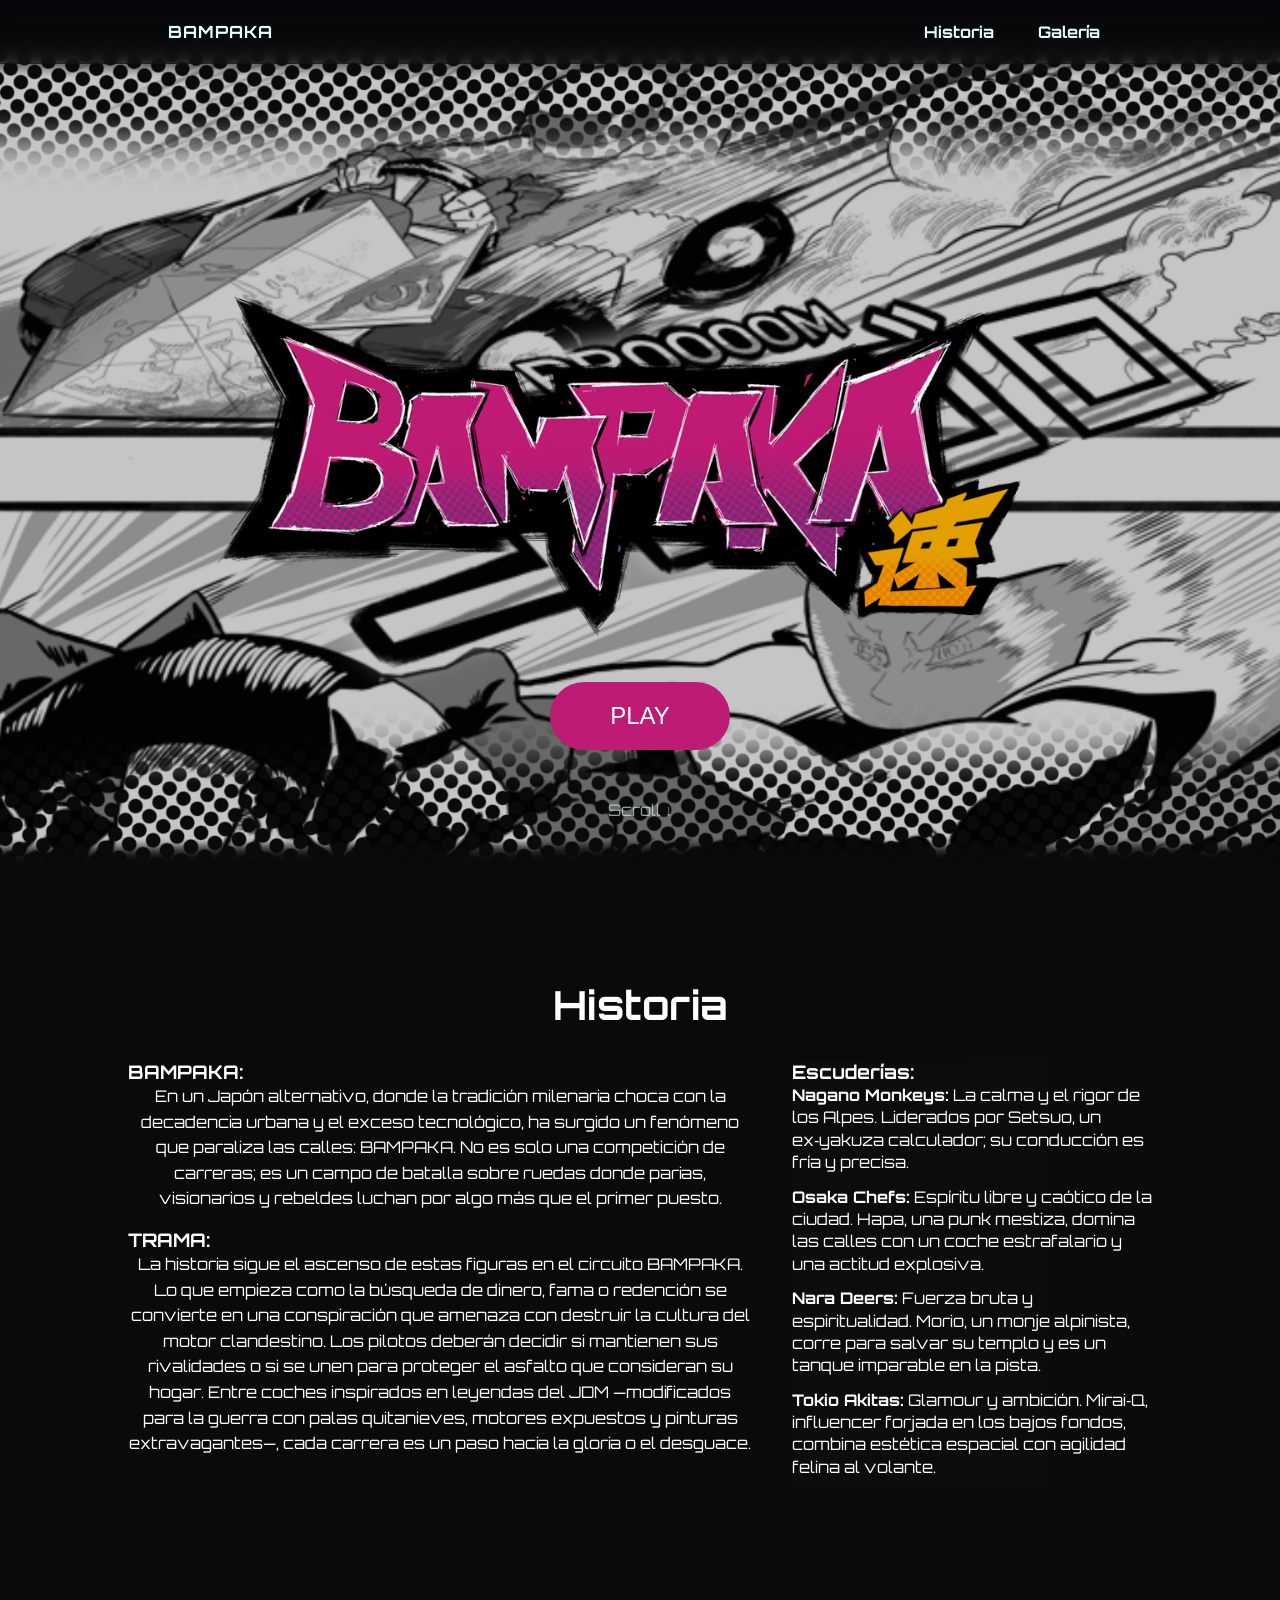
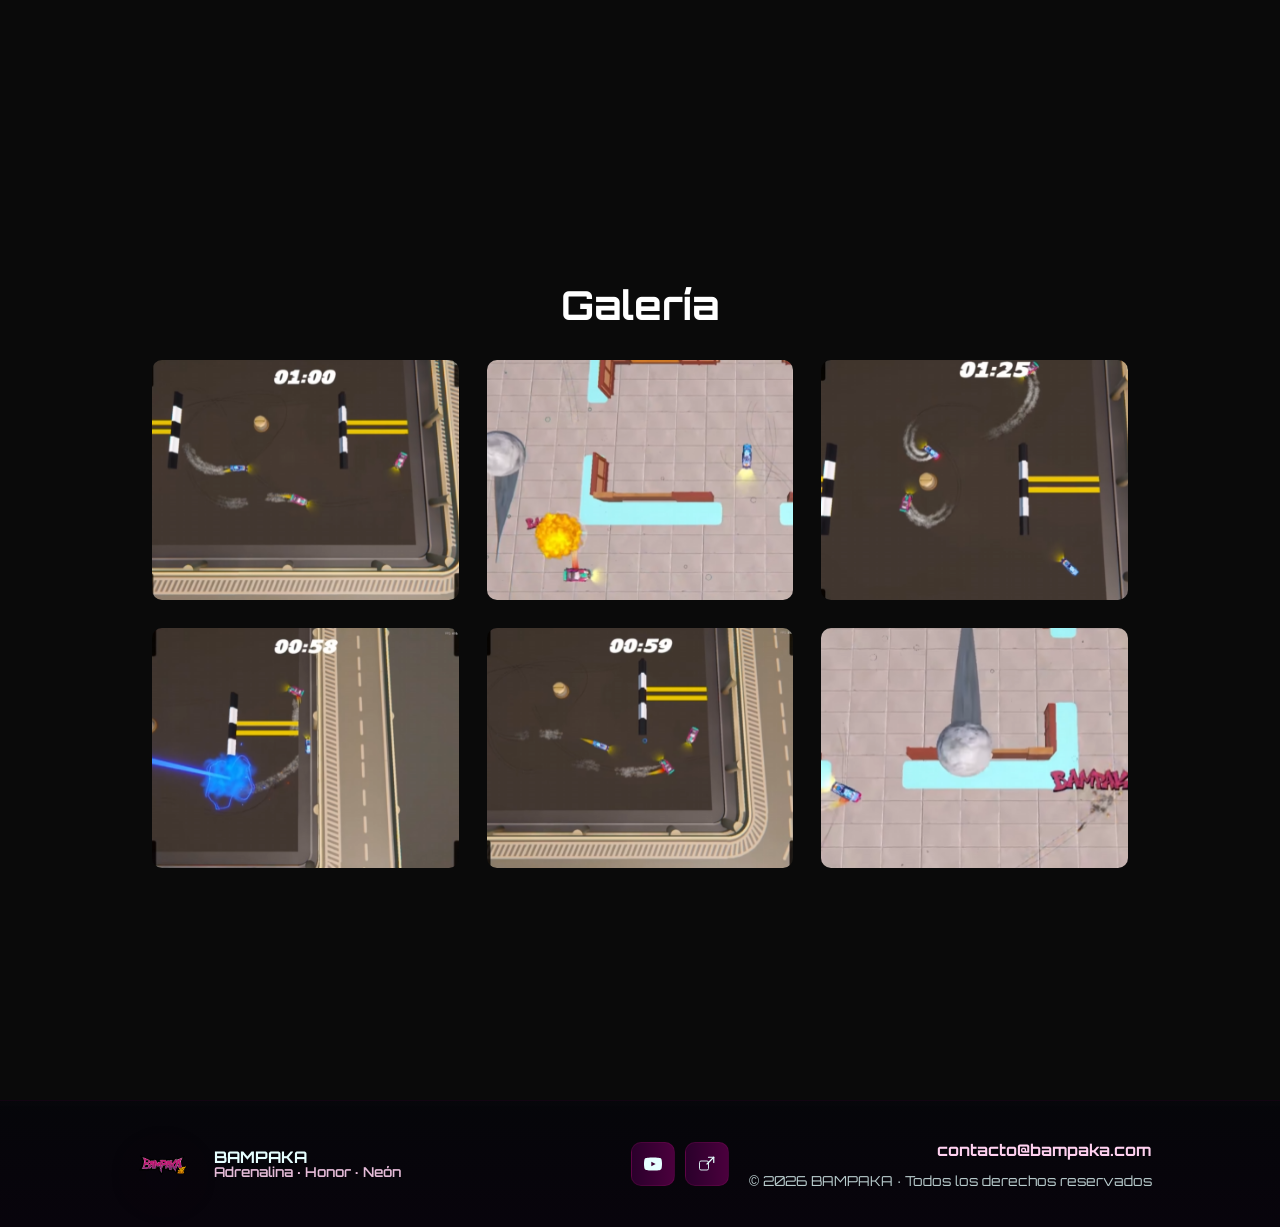
<file: Bampaka_Character_Web/index.html>
<!DOCTYPE html>
<html lang="es">
<head>
    <meta charset="UTF-8">
    <title>Nombre del Videojuego</title>
    <meta name="viewport" content="width=device-width, initial-scale=1.0">

    <!-- FUENTE -->
    <link href="https://fonts.googleapis.com/css2?family=Orbitron:wght@400;700&display=swap" rel="stylesheet">

    <link rel="stylesheet" href="styles.css">
</head>
<body id="top">

    <nav class="main-nav" aria-label="Menú principal">
        <div class="nav-inner">
            <a class="logo" href="#top">BAMPAKA</a>
            <ul class="nav-links">
                <li><a href="#history">Historia</a></li>
                <li><a href="#gallery">Galería</a></li>
            </ul>
        </div>
    </nav>

    <!-- HERO / MENÚ INICIAL -->
    <section class="hero">
        <button class="play-button" id="playButton">PLAY</button>
        <span class="scroll-text">Scroll ↓</span>
    </section>

    <!-- HISTORIA -->
    <section class="story hidden" id="history">
        <h2>Historia</h2>

        <div class="story-inner">
            <div class="story-main">
                <h3>BAMPAKA: </h3>
                <p>En un Japón alternativo, donde la tradición milenaria choca con la decadencia urbana y el exceso tecnológico, ha surgido un fenómeno que paraliza las calles: BAMPAKA. No es solo una competición de carreras; es un campo de batalla sobre ruedas donde parias, visionarios y rebeldes luchan por algo más que el primer puesto.</p>

                <h3>TRAMA: </h3>
                <p>La historia sigue el ascenso de estas figuras en el circuito BAMPAKA. Lo que empieza como la búsqueda de dinero, fama o redención se convierte en una conspiración que amenaza con destruir la cultura del motor clandestino. Los pilotos deberán decidir si mantienen sus rivalidades o si se unen para proteger el asfalto que consideran su hogar. Entre coches inspirados en leyendas del JDM —modificados para la guerra con palas quitanieves, motores expuestos y pinturas extravagantes—, cada carrera es un paso hacia la gloria o el desguace.</p>
            </div>

            <aside class="story-teams">
                <h3>Escuderías: </h3>
                <ul>
                    <li><strong>Nagano Monkeys:</strong> La calma y el rigor de los Alpes. Liderados por Setsuo, un ex‑yakuza calculador; su conducción es fría y precisa.</li>
                    <li><strong>Osaka Chefs:</strong> Espíritu libre y caótico de la ciudad. Hapa, una punk mestiza, domina las calles con un coche estrafalario y una actitud explosiva.</li>
                    <li><strong>Nara Deers:</strong> Fuerza bruta y espiritualidad. Morio, un monje alpinista, corre para salvar su templo y es un tanque imparable en la pista.</li>
                    <li><strong>Tokio Akitas:</strong> Glamour y ambición. Mirai‑Q, influencer forjada en los bajos fondos, combina estética espacial con agilidad felina al volante.</li>
                </ul>
            </aside>
        </div>
    </section> 

    <!-- GALERÍA -->
    <section class="gallery hidden" id="gallery">
        <h2>Galería</h2>
        <div class="gallery-wrap">
            <div class="gallery-grid">
                <img src="img/ingame1.png" alt="Captura ingame 1">
                <img src="img/ingame3.png" alt="Captura ingame 2">
                <img src="img/ingame4.png" alt="Captura ingame 3">
                <img src="img/ingame9.png" alt="Captura ingame 4">
                <img src="img/ingame8.png" alt="Captura ingame 5">
                <img src="img/ingame7.png" alt="Captura ingame 6">
            </div>
        </div>
    </section> 

    <footer class="site-footer">
        <div class="footer-inner">
            <div class="footer-brand">
                <img src="img/LOGO_BAMPAKA.PNG" alt="BAMPAKA logo">
                <div class="brand-text">
                    <strong>BAMPAKA</strong>
                    <small>Adrenalina · Honor · Neón</small>
                </div>
            </div>

            <div class="footer-info">
                <div class="socials" aria-label="Redes sociales">
                    <a class="social-btn" href="https://www.youtube.com/@ParGearGames" target="_blank" rel="noopener" aria-label="YouTube">
                        <!-- YouTube SVG -->
                        <svg width="18" height="18" viewBox="0 0 24 24" fill="none" xmlns="http://www.w3.org/2000/svg"><path d="M23.5 6.2a3 3 0 00-2.1-2.12C19.36 3.33 12 3.33 12 3.33s-7.36 0-9.4.75A3 3 0 00.5 6.2 31.75 31.75 0 000 12a31.75 31.75 0 00.5 5.8 3 3 0 002.1 2.12c2.04.75 9.4.75 9.4.75s7.36 0 9.4-.75A3 3 0 0023.5 17.8 31.7 31.7 0 0024 12a31.7 31.7 0 00-.5-5.8zM9.75 15.02V8.98L15.5 12l-5.75 3.02z" fill="#e6ffff"/></svg>
                    </a>
                    <a class="social-btn" href="https://pargeargames.itch.io/bampaka" target="_blank" rel="noopener" aria-label="Itch.io">
                        <!-- Itch.io link SVG -->
                        <svg width="18" height="18" viewBox="0 0 24 24" fill="none" xmlns="http://www.w3.org/2000/svg"><path d="M14 3h7v7" stroke="#e6ffff" stroke-width="1.6" stroke-linecap="round" stroke-linejoin="round"/><path d="M21 3l-9 9" stroke="#e6ffff" stroke-width="1.6" stroke-linecap="round" stroke-linejoin="round"/><rect x="2" y="8" width="12" height="12" rx="2" stroke="#e6ffff" stroke-width="1.2"/></svg>
                    </a>
                </div>

                <div class="contact">
                    <a class="contact-link" href="mailto:contacto@bampaka.com">contacto@bampaka.com</a>
                    <div class="legal">© 2026 BAMPAKA · Todos los derechos reservados</div>
                </div>
            </div>
        </div>
    </footer>  

    <!-- Loading overlay shown after clicking Play -->
    <div id="loadingOverlay" class="loading-overlay" aria-hidden="true">
        <div class="loader">
            <div class="bar">
                <div class="progress" id="loadingBar"></div>
            </div>
            <div class="loading-dots" id="loadingText">Cargando</div>
        </div>
    </div>

    <script src="script.js"></script>
</body>
</html>
</file>
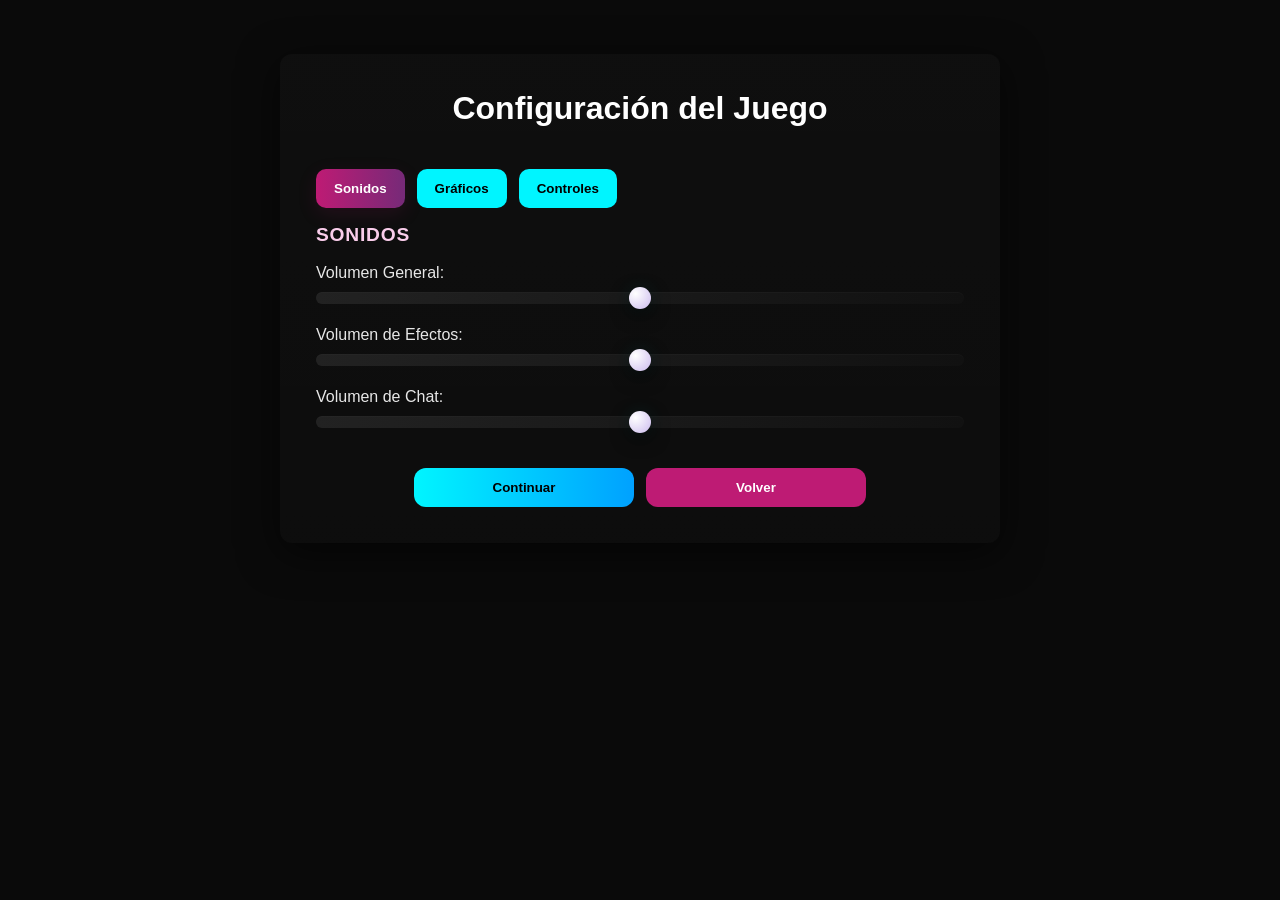
<file: Bampaka_Character_Web/config.html>
<!DOCTYPE html>
<html lang="es">
<head>
    <meta charset="UTF-8">
    <meta name="viewport" content="width=device-width, initial-scale=1.0">
    <link rel="stylesheet" href="styles.css">
    <title>Configuración del Juego</title>
</head>
<body>
    <div class="config-container">
        <h1>Configuración del Juego</h1>

        <div class="tab-bar" role="tablist" aria-label="Configuración">
            <button class="tab-btn active" data-tab="sonidos" role="tab" aria-selected="true" aria-controls="tab-sonidos" id="tab-btn-sonidos">Sonidos</button>
            <button class="tab-btn" data-tab="graficos" role="tab" aria-selected="false" aria-controls="tab-graficos" id="tab-btn-graficos">Gráficos</button>
            <button class="tab-btn" data-tab="controles" role="tab" aria-selected="false" aria-controls="tab-controles" id="tab-btn-controles">Controles</button>
        </div>

        <div id="tab-sonidos" class="tab-content active" role="tabpanel" aria-labelledby="tab-btn-sonidos">
            <h3 class="config-section-header">Sonidos</h3>
            <div class="slider-container">
                <label for="volume-general">Volumen General:</label>
                <input type="range" id="volume-general" name="volume-general" min="0" max="100" value="50" class="slider">
            </div>
            <div class="slider-container">
                <label for="volume-effects">Volumen de Efectos:</label>
                <input type="range" id="volume-effects" name="volume-effects" min="0" max="100" value="50" class="slider">
            </div>
            <div class="slider-container">
                <label for="volume-chat">Volumen de Chat:</label>
                <input type="range" id="volume-chat" name="volume-chat" min="0" max="100" value="50" class="slider">
            </div>
        </div>

        <div id="tab-graficos" class="tab-content" role="tabpanel" aria-labelledby="tab-btn-graficos" hidden>
            <h3 class="config-section-header">Gráficos</h3>
            <div class="slider-container">
                <div class="graphics-multi">
                    <div class="graphics-item">
                        <small class="opt-label">Calidad</small>
                        <div class="option-selector graphics-selector" role="group" aria-label="Calidad">
                            <button type="button" class="opt-btn left" aria-label="Anterior">‹</button>
                            <div class="opt-value" tabindex="0">Medio</div>
                            <button type="button" class="opt-btn right" aria-label="Siguiente">›</button>
                        </div>
                        <input type="hidden" id="graphics-calidad" name="graphics-calidad" value="medium">
                    </div>
                    <div class="graphics-item">
                        <small class="opt-label">Sombras</small>
                        <div class="option-selector graphics-selector" role="group" aria-label="Sombras">
                            <button type="button" class="opt-btn left" aria-label="Anterior">‹</button>
                            <div class="opt-value" tabindex="0">Medio</div>
                            <button type="button" class="opt-btn right" aria-label="Siguiente">›</button>
                        </div>
                        <input type="hidden" id="graphics-sombras" name="graphics-sombras" value="medium">
                    </div>
                    <div class="graphics-item">
                        <small class="opt-label">Texturas</small>
                        <div class="option-selector graphics-selector" role="group" aria-label="Texturas">
                            <button type="button" class="opt-btn left" aria-label="Anterior">‹</button>
                            <div class="opt-value" tabindex="0">Medio</div>
                            <button type="button" class="opt-btn right" aria-label="Siguiente">›</button>
                        </div>
                        <input type="hidden" id="graphics-texturas" name="graphics-texturas" value="medium">
                    </div>
                    <div class="graphics-item">
                        <small class="opt-label">Efectos</small>
                        <div class="option-selector graphics-selector" role="group" aria-label="Efectos">
                            <button type="button" class="opt-btn left" aria-label="Anterior">‹</button>
                            <div class="opt-value" tabindex="0">Medio</div>
                            <button type="button" class="opt-btn right" aria-label="Siguiente">›</button>
                        </div>
                        <input type="hidden" id="graphics-efectos" name="graphics-efectos" value="medium">
                    </div>
                    <div class="graphics-item">
                        <small class="opt-label">Antialiasing
                        </small>
                        <div class="option-selector graphics-selector" role="group" aria-label="Antialias">
                            <button type="button" class="opt-btn left" aria-label="Anterior">‹</button>
                            <div class="opt-value" tabindex="0">Medio</div>
                            <button type="button" class="opt-btn right" aria-label="Siguiente">›</button>
                        </div>
                        <input type="hidden" id="graphics-aa" name="graphics-aa" value="medium">
                    </div>
                    <div class="graphics-item">
                        <small class="opt-label">Posprocesado</small>
                        <div class="option-selector graphics-selector" role="group" aria-label="Posprocesado">
                            <button type="button" class="opt-btn left" aria-label="Anterior">‹</button>
                            <div class="opt-value" tabindex="0">Medio</div>
                            <button type="button" class="opt-btn right" aria-label="Siguiente">›</button>
                        </div>
                        <input type="hidden" id="graphics-posprocesado" name="graphics-posprocesado" value="medium">
                    </div>
                    <div class="graphics-item">
                        <small class="opt-label">Reflejos</small>
                        <div class="option-selector graphics-selector" role="group" aria-label="Reflejos">
                            <button type="button" class="opt-btn left" aria-label="Anterior">‹</button>
                            <div class="opt-value" tabindex="0">Medio</div>
                            <button type="button" class="opt-btn right" aria-label="Siguiente">›</button>
                        </div>
                        <input type="hidden" id="graphics-reflejos" name="graphics-reflejos" value="medium">
                    </div>
                    <div class="graphics-item">
                        <small class="opt-label">Vegetación</small>
                        <div class="option-selector graphics-selector" role="group" aria-label="Vegetacion">
                            <button type="button" class="opt-btn left" aria-label="Anterior">‹</button>
                            <div class="opt-value" tabindex="0">Medio</div>
                            <button type="button" class="opt-btn right" aria-label="Siguiente">›</button>
                        </div>
                        <input type="hidden" id="graphics-vegetacion" name="graphics-vegetacion" value="medium">
                    </div>
                </div>
            </div>
        </div>

        <div id="tab-controles" class="tab-content" role="tabpanel" aria-labelledby="tab-btn-controles" hidden>
            <h3 class="config-section-header">Controles</h3>
            <div class="controls-list">
                <div class="control-item" data-action="acelerar">
                    <div class="control-name">Acelerar</div>
                    <button type="button" class="key-btn" data-action="acelerar" aria-label="Reasignar tecla Acelerar">W</button>
                </div>
                <div class="control-item" data-action="frenar">
                    <div class="control-name">Frenar</div>
                    <button type="button" class="key-btn" data-action="frenar" aria-label="Reasignar tecla Frenar">S</button>
                </div>
                <div class="control-item" data-action="girar_izq">
                    <div class="control-name">Girar izquierda</div>
                    <button type="button" class="key-btn" data-action="girar_izq" aria-label="Reasignar tecla Girar izquierda">A</button>
                </div>
                <div class="control-item" data-action="girar_der">
                    <div class="control-name">Girar derecha</div>
                    <button type="button" class="key-btn" data-action="girar_der" aria-label="Reasignar tecla Girar derecha">D</button>
                </div>
                <div class="control-item" data-action="nitro">
                    <div class="control-name">Nitro</div>
                    <button type="button" class="key-btn" data-action="nitro" aria-label="Reasignar tecla Nitro">Space</button>
                </div>
                <div class="control-item" data-action="bocina">
                    <div class="control-name">Bocina</div>
                    <button type="button" class="key-btn" data-action="bocina" aria-label="Reasignar tecla Bocina">H</button>
                </div>
            </div>
            <div class="slider-container">
                <small class="opt-label">Restablecer controles</small>
                <button id="reset-controls" class="config-link-button">Restablecer valores por defecto</button>
            </div>
        </div>

        
        <div class="car-actions" style="margin-top:12px; display:flex; gap:12px; justify-content:center;">
            <button id="continueBtn" class="confirm-btn" onclick="location.href='elige_coche.html'">Continuar</button>
            <button id="backButton" class="confirm-btn" style="background:#be1b74;color:#fff">Volver</button>
        </div>


    <!-- selected car preview removed as requested -->
    </div>
    <script src="config.js"></script>
</body>
</html>
</file>
<file: Bampaka_Character_Web/styles.css>
/* RESET */
* {
    margin: 0;
    padding: 0;
    box-sizing: border-box;
}

:root {
    /* Accent (used for Continue button and inactive tab background) */
    --accent-start: #00f5ff;
    --accent-end: #00a1ff;
    --accent-text: #000000;

    /* Active tab (purple) */
    --active-start: #be1b74;
    --active-end: #762a78;
    --active-text: #ffffff;
}

body {
    font-family: 'Orbitron', sans-serif;
    background: #0a0a0a;
    color: white;
    overflow-x: hidden;
}

section {
    min-height: 100vh;
    padding: 80px 10%;
}

/* ================= HERO ================= */
.hero {
    display: flex;
    flex-direction: column;
    justify-content: flex-end;
    align-items: center;
    background-image: url('img/BANNER_ITCHIO.PNG');
    background-size: cover;
    background-position: center;
    background-repeat: no-repeat;
}

.play-button {
    padding: 20px 60px;
    font-size: 1.5rem;
    border: none;
    border-radius: 50px;
    background: #be1b74;
    color: white;
    cursor: pointer;
    transition: transform 0.2s, box-shadow 0.2s;
    margin-top: 40px; /* keep spacing now that title is removed */
}

.play-button:hover {
    transform: scale(1.15);
    box-shadow: 0 0 30px #be1b74;
}

.scroll-text {
    margin-top: 50px;
    opacity: 0.6;
    animation: bounce 1.5s infinite;
    color: #e6ffff;
}

@keyframes bounce {
    0%,100% { transform: translateY(0); }
    50% { transform: translateY(10px); }
}

/* ================= SECCIONES ================= */
html { scroll-behavior: smooth; }
h2 {
    font-size: 2.5rem;
    margin-bottom: 30px;
    text-align: center;
}

p {
    max-width: 800px;
    margin: auto;
    text-align: center;
    line-height: 1.6;
}

/* ================= NAV (MENU) ================= */
.main-nav {
    position: fixed;
    top: 0;
    left: 0;
    right: 0;
    height: 64px;
    display: flex;
    align-items: center;
    justify-content: center;
    background: linear-gradient(180deg, rgba(5,5,10,0.7), rgba(10,10,16,0.35));
    backdrop-filter: blur(6px);
    border-bottom: 1px solid rgba(255,255,255,0.03);
    z-index: 10000;
}
.nav-inner { width: 100%; max-width: 1200px; padding: 0 10%; display:flex; align-items:center; justify-content:space-between; }
.logo { color: #e6ffff; font-weight:700; letter-spacing:1px; text-decoration:none; font-size:1.05rem; }
.nav-links { list-style:none; display:flex; gap:20px; margin:0; padding:0; }
.nav-links a { color:#e6ffff; text-decoration:none; font-weight:700; padding:8px 12px; border-radius:8px; transition: background 0.18s, transform 0.12s; }
.nav-links a:hover { background: rgba(255,255,255,0.02); transform: translateY(-3px); box-shadow:0 8px 30px rgba(0,245,255,0.04); }

@media (max-width:720px) {
    .nav-inner { padding: 0 12px; }
    .nav-links { gap:12px; font-size:0.95rem; }
}

/* Compensar anclajes para que no queden ocultos bajo el nav */
.story, .gallery { scroll-margin-top: 84px; }

/* ================= STORY LAYOUT ================= */
.story-inner {
    display:flex;
    gap:40px;
    align-items:flex-start;
    justify-content:center;
    margin-top: 20px;
}
.story-main {
    flex: 1 1 620px;
    max-width: 720px;
    text-align: left;
}
.story-main p { margin: 0 0 16px 0; }
.story-teams {
    flex: 0 0 360px;
    background: linear-gradient(90deg, rgba(255,255,255,0.01), rgba(255,255,255,0.005));
    padding: 0px;
    border-radius: 10px;
}
.story-teams h3 { margin-top: 0; text-align: left; }
.story-teams ul { list-style: none; padding: 0; margin: 0; }
.story-teams li { margin-bottom: 12px; line-height: 1.4; text-align: left; }

@media (max-width: 880px) {
    .story-inner { flex-direction: column; }
    .story-teams { flex: 1 1 auto; }
    .story-main, .story-teams { max-width: 100%; }
    .story-main, .story-teams { text-align: left; }
}

/* ================= DEVELOPERS ================= */
.dev-list {
    display: flex;
    justify-content: center;
    gap: 30px;
    margin-top: 40px;
}

.dev-card {
    background: #1a1a1a;
    padding: 30px;
    width: 200px;
    text-align: center;
    border-radius: 10px;
    transition: transform 0.3s;
}

.dev-card:hover {
    transform: translateY(-10px);
}

/* ================= GALERÍA ================= */
.gallery-grid {
    display: grid;
    grid-template-columns: repeat(auto-fit, minmax(250px, 1fr));
    gap: 20px;
}

.gallery-grid img {
    width: 100%;
    height: 220px; /* altura uniforme */
    object-fit: cover; /* recorta si hace falta para mantener aspecto */
    border-radius: 10px;
    transition: transform 0.3s, filter 0.3s;
}

.gallery-grid img:hover {
    transform: scale(1.06);
    filter: brightness(1.08);
}

@media (max-width: 520px) {
    .gallery-grid img { height: 160px; }
}

/* ================= FOOTER ================= */
.site-footer {
    padding: 36px 10%;
    background: linear-gradient(180deg, rgba(6,6,10,0.95), rgba(8,4,12,1));
    border-top: 1px solid rgba(190,27,116,0.06);
    color: #e6ffff;
}
.site-footer .footer-inner { max-width:1200px; margin:0 auto; display:flex; gap:32px; align-items:center; justify-content:space-between; }
.footer-brand { display:flex; gap:14px; align-items:center; }
.footer-brand img { width:72px; height:auto; filter: drop-shadow(0 10px 36px rgba(190,27,116,0.08)); }
.footer-brand .brand-text { line-height:1; }
.footer-brand small { display:block; opacity:0.9; font-weight:600; font-size:0.85rem; color:#ffd1f0; }

.footer-info { display:flex; gap:20px; align-items:center; }
.socials { display:flex; gap:10px; align-items:center; }
.social-btn { display:inline-flex; align-items:center; justify-content:center; width:44px; height:44px; border-radius:10px; background: linear-gradient(90deg,#2a002b,#4b003d); border: 1px solid rgba(190,27,116,0.16); transition: transform 160ms, box-shadow 160ms; }
.social-btn svg { display:block; }
.social-btn:hover { transform: translateY(-4px); box-shadow: 0 12px 36px rgba(190,27,116,0.18); }

.contact { display:flex; flex-direction:column; gap:6px; text-align:right; }
.contact .contact-link { color:#ffd1f0; text-decoration:none; font-weight:700; }
.contact .contact-link:hover { text-decoration:underline; }
.contact-phone { opacity:0.9; font-weight:600; }
.legal { font-size:0.86rem; opacity:0.8; margin-top:6px; }

@media (max-width:720px) {
    .site-footer .footer-inner { flex-direction:column; text-align:center; gap:12px; }
    .contact { text-align:center; }
}

/* ================= GALERÍA (ajustes) ================= */
.gallery-wrap { max-width:1100px; margin: 0 auto; padding: 0 24px; }
.gallery-grid { display: grid; grid-template-columns: repeat(auto-fit, minmax(260px, 1fr)); gap: 28px; }
.gallery-grid img { height: 240px; }

@media (max-width: 880px) {
    .gallery-grid { grid-template-columns: repeat(auto-fit, minmax(200px, 1fr)); }
    .gallery-grid img { height: 180px; }
}

@media (max-width: 520px) {
    .site-footer .footer-inner { flex-direction:column; text-align:center; gap:10px; }
    .footer-brand img { width:64px; }
}

/* ================= ANIMACIONES SCROLL ================= */
.hidden {
    opacity: 0;
    transform: translateY(60px);
}

.show {
    opacity: 1;
    transform: translateY(0);
    transition: all 0.8s ease;
}

/* ================= LOADING OVERLAY ================= */
.loading-overlay {
    position: fixed;
    inset: 0;
    display: flex;
    align-items: center;
    justify-content: center;
    background: linear-gradient(135deg, rgba(0,0,0,0.85), rgba(0,0,0,0.95));
    z-index: 9999;
    opacity: 0;
    pointer-events: none;
    transition: opacity 0.35s ease;
}
.loading-overlay.show {
    opacity: 1;
    pointer-events: auto;
}
.loader { width: 320px; text-align: center; color: #e6ffff }
.bar { width: 100%; height: 14px; background: rgba(255,255,255,0.08); border-radius: 12px; overflow: hidden; margin-bottom: 14px; box-shadow: 0 4px 18px rgba(0,255,255,0.06) inset; }
.progress { height: 100%; width: 0%; background: linear-gradient(90deg,#be1b74,#762a78); border-radius: 12px; transition: width 0.2s linear; box-shadow: 0 6px 20px rgba(190,27,116,0.12); }
.loading-dots { font-size: 1.05rem; letter-spacing: 1px; animation: dots 1s steps(4, end) infinite; }
@keyframes dots { 0% { content: 'Cargando'; } 25% { content: 'Cargando.' } 50% { content: 'Cargando..' } 75% { content: 'Cargando...' } }

/* ================= CONFIG SLIDERS (estilos chulos) ================= */
input[type="range"].slider { -webkit-appearance: none; appearance: none; width: 100%; height: 12px; background: transparent; }
input[type="range"].slider:focus { outline: none; }
input[type="range"].slider::-webkit-slider-runnable-track { height: 12px; background: linear-gradient(90deg,#222,#111); border-radius: 999px; box-shadow: inset 0 1px 0 rgba(255,255,255,0.02); }
input[type="range"].slider::-webkit-slider-thumb { -webkit-appearance: none; width: 22px; height: 22px; border-radius: 50%; background: radial-gradient(circle at 30% 30%, #fff, #cbe); box-shadow: 0 6px 18px rgba(0,0,0,0.6), 0 0 18px rgba(0,255,255,0.08); margin-top: -5px; transition: transform 0.18s ease; }
input[type="range"].slider:active::-webkit-slider-thumb { transform: scale(1.08) rotate(-6deg); }
input[type="range"].slider::-moz-range-track { height: 12px; background: linear-gradient(90deg,#222,#111); border-radius: 999px; }
input[type="range"].slider::-moz-range-thumb { width: 22px; height: 22px; border-radius: 50%; background: #dff; border: none; }

.config-container { max-width: 720px; margin: 6vh auto; padding: 36px; background: linear-gradient(180deg, rgba(255,255,255,0.02), rgba(255,255,255,0.01)); border-radius: 12px; box-shadow: 0 10px 40px rgba(0,0,0,0.6); }
.config-container h1 { text-align: center; margin-bottom: 24px; }
.config-section-header {
    font-size: 1.2rem;
    margin: 14px 0 10px 0;
    color: #ffd1f0;
    font-weight: 800;
    opacity: 0.98;
    text-transform: uppercase;
    letter-spacing: 0.8px;
}
/* === Tabs styles === */
.tab-bar { display:flex; gap:12px; justify-content:flex-start; margin: 8px 0 16px 0; }
/* --- Unselected (uses accent variables) --- */
.tab-btn { background: linear-gradient(90deg,var(--accent-start),var(--accent-end)); border: none; color: var(--accent-text); padding: 8px 12px; border-radius: 8px; cursor: pointer; font-weight:700; transition: background 140ms ease, color 140ms ease, box-shadow 140ms ease, filter 140ms ease; }
.tab-btn:not(.active):hover { filter: brightness(1.03); box-shadow: 0 6px 20px rgba(0,161,255,0.08); }
.tab-btn:focus { outline: 2px solid rgba(0,245,255,0.12); outline-offset: 2px; box-shadow: 0 4px 18px rgba(0,245,255,0.06); }
/* --- Active / selected (purple gradient) --- */
.tab-btn.active, .tab-btn[aria-selected="true"] { background: linear-gradient(90deg,var(--active-start),var(--active-end)); color: var(--active-text); border-color: transparent; box-shadow: 0 6px 20px rgba(190,27,116,0.12); }
.tab-content { display:none; }
.tab-content.active { display:block; }
.tab-content[hidden] { display:none !important; }
/* === End tabs === */

/* Controls list */
.controls-list { display:flex; flex-direction:column; gap:10px; margin-top:4px; align-items:center; max-width:760px; margin-left:auto; margin-right:auto; }
.control-item { display:grid; grid-template-columns: 1fr 120px; align-items:center; gap:12px; padding: 6px 12px; background: linear-gradient(90deg,#0f0f0f,#0a0a0a); border-radius:8px; border:1px solid rgba(255,255,255,0.03); width:100%; }
.control-name { font-weight:700; color:#ffffff; padding-left:8px; }
.key-btn { min-width:80px; padding:8px 12px; border-radius:8px; border:1px solid rgba(255,255,255,0.06); background:transparent; color:#ffd1f0; cursor:pointer; font-weight:700; justify-self:center; transform: translateY(-4px); }
.key-btn.waiting { background: rgba(255,255,255,0.03); color:#fff; font-style:italic; }
@media (max-width:520px) { .control-item { display:flex; flex-direction:row; justify-content:space-between; } .controls-list { align-items:stretch; } .key-btn { transform:none; } }

.option-selector {
    display: flex;
    align-items: center;
    gap: 8px;
    background: linear-gradient(90deg,#111,#0a0a0a);
    padding: 8px 10px;
    border-radius: 10px;
    border: 1px solid rgba(255,255,255,0.04);
    margin-top: 6px;
    width: 70%;
    justify-content: flex-start;
    order: 2;
}
.option-selector .opt-btn {
    background: transparent;
    border: none;
    color: #e6ffff;
    font-size: 1.5rem;
    padding: 0;
    width: 48px;
    height: 48px;
    display: inline-flex;
    align-items: center;
    justify-content: center;
    cursor: pointer;
    border-radius: 10px;
    transition: background 0.12s, transform 0.12s;
}
.option-selector .opt-btn.left { margin-right: 12px; }
.option-selector .opt-btn.right { margin-left: 6px; }
.option-selector .opt-btn:hover { background: rgba(255,255,255,0.03); transform: translateY(-2px); box-shadow: 0 6px 20px rgba(0,0,0,0.35); }
.option-selector .opt-value {
    flex: 1 1 auto;
    min-width: 120px;
    height: 36px;
    display: inline-flex;
    align-items: center;
    justify-content: center;
    text-align: center;
    font-weight: 700;
    color: #ffd1f0;
    margin: 0 6px;
}
.graphics-multi {
    display: flex;
    flex-direction: column;
    gap: 12px;
    align-items: stretch;
    margin-top: 8px;
}
.graphics-item { display:flex; flex-direction:row; align-items:center; gap:12px; width:100%; }
.opt-label { font-size: 0.95rem; color: #ffffff; opacity: 0.95; text-transform: uppercase; letter-spacing:0.6px; order:1; width:28%; text-align:left; align-self:center; font-weight:700; }

@media (max-width: 520px) {
    .graphics-multi { gap: 8px; }
    .graphics-item { min-width: 100px; flex-direction: column; align-items: flex-start; gap:8px; }
    .option-selector { width: 100%; justify-content: flex-start; }
    .opt-label { order: 1; width: 100%; text-align: left; margin-bottom: 6px; font-size: 0.95rem; font-weight:700; }
    .option-selector .opt-btn { width: 40px; height: 40px; font-size: 1.25rem; }
    .config-section-header { font-size: 1.05rem; }
}

.slider-container { margin: 18px 0; }
.slider-container label { display:block; margin-bottom:8px; opacity:0.9 }
.config-container button { margin-top: 18px; padding: 12px 18px; border-radius: 10px; border: none; background: #00f5ff; color: #000; cursor: pointer; }


/* Link-style button used in config.html to open the car selector */
.config-link-button {
    display: inline-block;
    padding: 12px 18px;
    border-radius: 10px;
    background: linear-gradient(90deg,#be1b74,#762a78);
    color: #fff;
    text-decoration: none;
    font-weight: 700;
}
.config-link-button:hover { transform: translateY(-3px); box-shadow: 0 8px 30px rgba(190,27,116,0.12); }

/* CAR SELECTOR STYLES */
.car-gallery-wrap { max-width: 1100px; margin: 6vh auto; padding: 28px; }
.car-gallery-header { text-align: center; margin-bottom: 18px; }
.gallery-grid.car-grid { grid-template-columns: repeat(auto-fit, minmax(220px, 1fr)); gap: 22px; }
.car-card { background: linear-gradient(180deg, rgba(255,255,255,0.02), rgba(255,255,255,0.01)); padding: 14px; border-radius: 12px; text-align: center; cursor: pointer; transition: transform 0.25s ease, box-shadow 0.25s ease, outline 0.15s ease; border: 2px solid transparent; }
.car-card img { border-radius: 8px; max-height: 160px; object-fit: contain; }
.car-card figcaption { margin-top: 12px; font-weight: 700; font-size: 0.95rem; }
.car-card .select-btn { margin-top: 10px; padding: 8px 12px; border-radius: 8px; border: none; background: #00f5ff; color: #000; cursor: pointer; }
.car-card:hover { transform: translateY(-6px); box-shadow: 0 12px 30px rgba(0,0,0,0.6); }
.car-card.selected { outline: 4px solid #00f5ff; transform: scale(1.03); box-shadow: 0 18px 48px rgba(0,245,255,0.06); }

.car-actions { display:flex; gap:12px; justify-content:center; margin-top:20px; }
.car-actions .confirm-btn { padding: 12px 22px; border-radius: 12px; border: none; background: linear-gradient(90deg,var(--accent-start),var(--accent-end)); color: var(--accent-text); font-weight:700; cursor: pointer; min-width: 220px; text-align: center; }
.car-actions .confirm-btn[disabled] { opacity: 0.5; cursor: not-allowed; }

/* Styles for section-based car selector */
.car-nav { margin: 18px 0 40px 0; }
.car-nav .nav-cell { width: 120px; height: 66px; padding: 6px; box-sizing: border-box; }
.car-nav .nav-cell img { width: 100%; height: 100%; object-fit: contain; border-radius: 8px; border: 2px solid rgba(255,255,255,0.04); }

.car-nav .nav-cell.is-selected img { box-shadow: 0 8px 30px rgba(0,245,255,0.12); transform: scale(1.03); border-color: rgba(0,245,255,0.28); }

.car-section { padding: 36px 0 !important; margin-bottom: 0; border-radius: 12px; background: linear-gradient(180deg, rgba(255,255,255,0.015), rgba(255,255,255,0.01)); min-height: auto !important; }
.car-inner { display:flex; gap:28px; align-items:center; justify-content: center; flex-wrap:wrap; }
.car-img { flex: 1 1 380px; text-align:center; }
.car-img img { max-width: 420px; width: 100%; border-radius: 12px; box-shadow: 0 10px 30px rgba(0,0,0,0.6); }
.car-desc { flex: 1 1 380px; color: #e6ffff; }
.car-desc h2 { font-size: 1.8rem; margin-bottom: 10px; }
.car-desc p { margin-bottom: 12px; max-width: 560px; }
.car-desc ul { list-style: none; padding-left: 0; margin-bottom: 12px; }
.car-desc ul li { margin-bottom: 6px; }
.car-section.selected { outline: 4px solid rgba(0,245,255,0.12); box-shadow: 0 22px 48px rgba(0,0,0,0.6); transform: translateY(-6px); }

/* Highlight the description area when its section is selected */
.car-desc.desc-highlight {
    background: linear-gradient(90deg, rgba(0,245,255,0.03), rgba(255,255,255,0.01));
    box-shadow: 0 16px 40px rgba(0,245,255,0.06);
    border-radius: 8px;
    padding: 12px;
    transform: translateY(-4px);
    transition: box-shadow 220ms ease, transform 220ms ease, background 220ms ease;
}

/* Alternate layout: for even sections, put image on the right and text on the left */
.car-section:nth-of-type(even) .car-inner { flex-direction: row-reverse; }
.car-section:nth-of-type(even) .car-desc { text-align: left; }

@media (max-width: 880px) {
    .car-inner { flex-direction: column-reverse; }
    .car-img img { max-width: 320px; }
}

/* Character carousel styles */
.char-carousel { max-width: 980px; margin: 36px auto; overflow: hidden; position: relative; }
.char-track { display: flex; gap: 12px; align-items: stretch; scroll-behavior: smooth; overflow-x: auto; -webkit-overflow-scrolling: touch; scroll-snap-type: x mandatory; }
.char-carousel .carousel-cell { flex: 0 0 100%; /* one cell visible at a time */
    padding: 12px; box-sizing: border-box; background: linear-gradient(180deg, rgba(255,255,255,0.01), rgba(255,255,255,0.005)); border-radius: 12px; text-align: center; cursor: grab; transition: transform 240ms cubic-bezier(.2,.9,.2,1), box-shadow 240ms cubic-bezier(.2,.9,.2,1), opacity 240ms; position: relative; z-index: 1; opacity: 0.55; transform: scale(0.96); scroll-snap-align: center; }
/* make images uniform and fully visible */
.char-carousel .carousel-cell img { width: 100%; height: 320px; object-fit: contain; border-radius: 10px; background: rgba(0,0,0,0.04); }
.char-carousel .carousel-cell .char-info { margin-top: 8px; color: #e6ffff; }
.char-carousel .carousel-cell.is-selected { opacity: 1; transform: scale(1.06); z-index: 6; /* bring above neighbors */
    box-shadow: 0 20px 60px rgba(0,200,255,0.12);
    border-radius: 12px;
}

/* prev/next buttons */
.carousel-btn { position: absolute; top: 50%; transform: translateY(-50%); background: rgba(0,0,0,0.45); color: #fff; border: none; width: 44px; height: 72px; font-size: 32px; line-height: 72px; border-radius: 8px; cursor: pointer; z-index: 12; }
.carousel-btn.prev { left: 6px; }
.carousel-btn.next { right: 6px; }

/* ensure buttons less visible on small screens */
@media (max-width: 720px) {
    .char-carousel { max-width: 100%; padding: 0 12px; }
    .char-carousel .carousel-cell { flex: 0 0 100%; }
}

/* hide native scrollbar but keep functionality */
.char-track::-webkit-scrollbar { height: 8px; display: none; }
.char-track { -ms-overflow-style: none; scrollbar-width: none; }

/* disabled arrow visual state */
.carousel-btn.disabled, .carousel-btn[aria-disabled="true"] {
    opacity: 0.36;
    cursor: default;
    pointer-events: none;
}

/* details panel */
.char-details { max-width: 920px; margin: 18px auto 0 auto; padding: 18px; background: linear-gradient(180deg, rgba(5,5,10,0.6), rgba(10,10,16,0.55)); border-radius: 14px; box-shadow: 0 12px 40px rgba(0,0,0,0.6); }
.char-card { display:flex; gap:18px; align-items:flex-start; }
.char-thumb { flex: 0 0 180px; background: linear-gradient(180deg, rgba(255,255,255,0.02), rgba(255,255,255,0.01)); padding: 10px; border-radius: 10px; display:flex; align-items:center; justify-content:center; }
.char-thumb img { width: 160px; height: 160px; object-fit: contain; border-radius: 8px; }
.char-body { flex: 1 1 auto; }
.char-body h2 { margin: 0 0 8px 0; font-size: 1.6rem; }
.char-body p { margin: 0 0 12px 0; opacity: 0.95; }
.char-stats { display:flex; flex-direction:column; gap:10px; }
.stat-row { display:flex; align-items:center; gap:12px; }
.stat-label { width: 140px; font-weight:700; color:#dff; }
.stat-bar { flex:1; height: 14px; background: rgba(255,255,255,0.04); border-radius: 999px; overflow:hidden; position:relative; }
.stat-fill { position:absolute; left:0; top:0; bottom:0; width:0%; background: linear-gradient(90deg,#00f5ff,#0066ff); border-radius: 999px; transition: width 700ms cubic-bezier(.2,.9,.2,1); box-shadow: 0 6px 20px rgba(0,150,255,0.08) inset; }
.stat-value { width:64px; text-align:right; font-weight:700; color:#e6ffff; }

/* small screens: stack */
@media (max-width: 720px) {
    .char-card { flex-direction: column; align-items:center; text-align:center; }
    .char-thumb { width: 220px; }
    .stat-label { width: 120px; }
}

/* Map selection styles */
.map-selection { max-width: 1100px; margin: 36px auto; }
.map-grid { display: grid; grid-template-columns: repeat(auto-fit, minmax(240px, 1fr)); gap: 20px; }
.map-card { background: linear-gradient(180deg, rgba(255,255,255,0.02), rgba(0,0,0,0.04)); border-radius: 12px; overflow: hidden; cursor: pointer; transition: transform 260ms ease, box-shadow 260ms ease, filter 260ms ease; position: relative; }
.map-card img { width: 100%; height: 160px; object-fit: cover; display:block; }
.map-card .map-label { padding: 12px; font-weight:700; color: #e6ffff; text-align: center; background: linear-gradient(180deg, rgba(0,0,0,0.04), rgba(0,0,0,0.06)); }
.map-card:hover { transform: translateY(-6px); box-shadow: 0 18px 48px rgba(0,0,0,0.6); filter: saturate(1.06); }
.map-card.is-selected { transform: scale(1.04); box-shadow: 0 28px 80px rgba(0,200,255,0.12); outline: 6px solid rgba(0,200,255,0.10); outline-offset: 6px; }

/* sparkles animation container */
.map-card .sparkles { position: absolute; inset: 0; pointer-events: none; }
.map-card .sparkles.playing::before,
.map-card .sparkles.playing::after {
    content: '';
    position: absolute;
    width: 14px; height: 14px; border-radius: 50%;
    background: radial-gradient(circle, rgba(255,255,255,0.9), rgba(0,200,255,0.6));
    animation: sparkle 520ms ease-out forwards;
}
.map-card .sparkles.playing::before { left: 18%; top: 28%; transform: translate(-50%,-50%) scale(0.3); }
.map-card .sparkles.playing::after { right: 18%; bottom: 22%; transform: translate(50%,50%) scale(0.3); }
@keyframes sparkle { 0% { opacity: 0; transform: scale(0.2); } 40% { opacity: 1; transform: scale(1.12); } 100% { opacity: 0; transform: scale(1.6); } }

/* map details */
.map-selection .char-details { margin-top: 18px; }

@media (max-width: 720px) {
    .map-card img { height: 180px; }
}

/* modal styles for start warning */
.modal { position: fixed; inset: 0; display: flex; align-items: center; justify-content: center; background: rgba(0,0,0,0.6); z-index: 9999; }
.modal.hidden { display: none; }
.modal-content { background: linear-gradient(180deg, #0b0b10, #0f0f16); color: #e6ffff; padding: 22px; border-radius: 12px; width: 90%; max-width: 420px; text-align: center; box-shadow: 0 18px 60px rgba(0,0,0,0.6); }
.modal-content h3 { margin: 0 0 8px 0; }
.modal-content p { margin: 6px 0 0 0; opacity: 0.95; }
</file>
